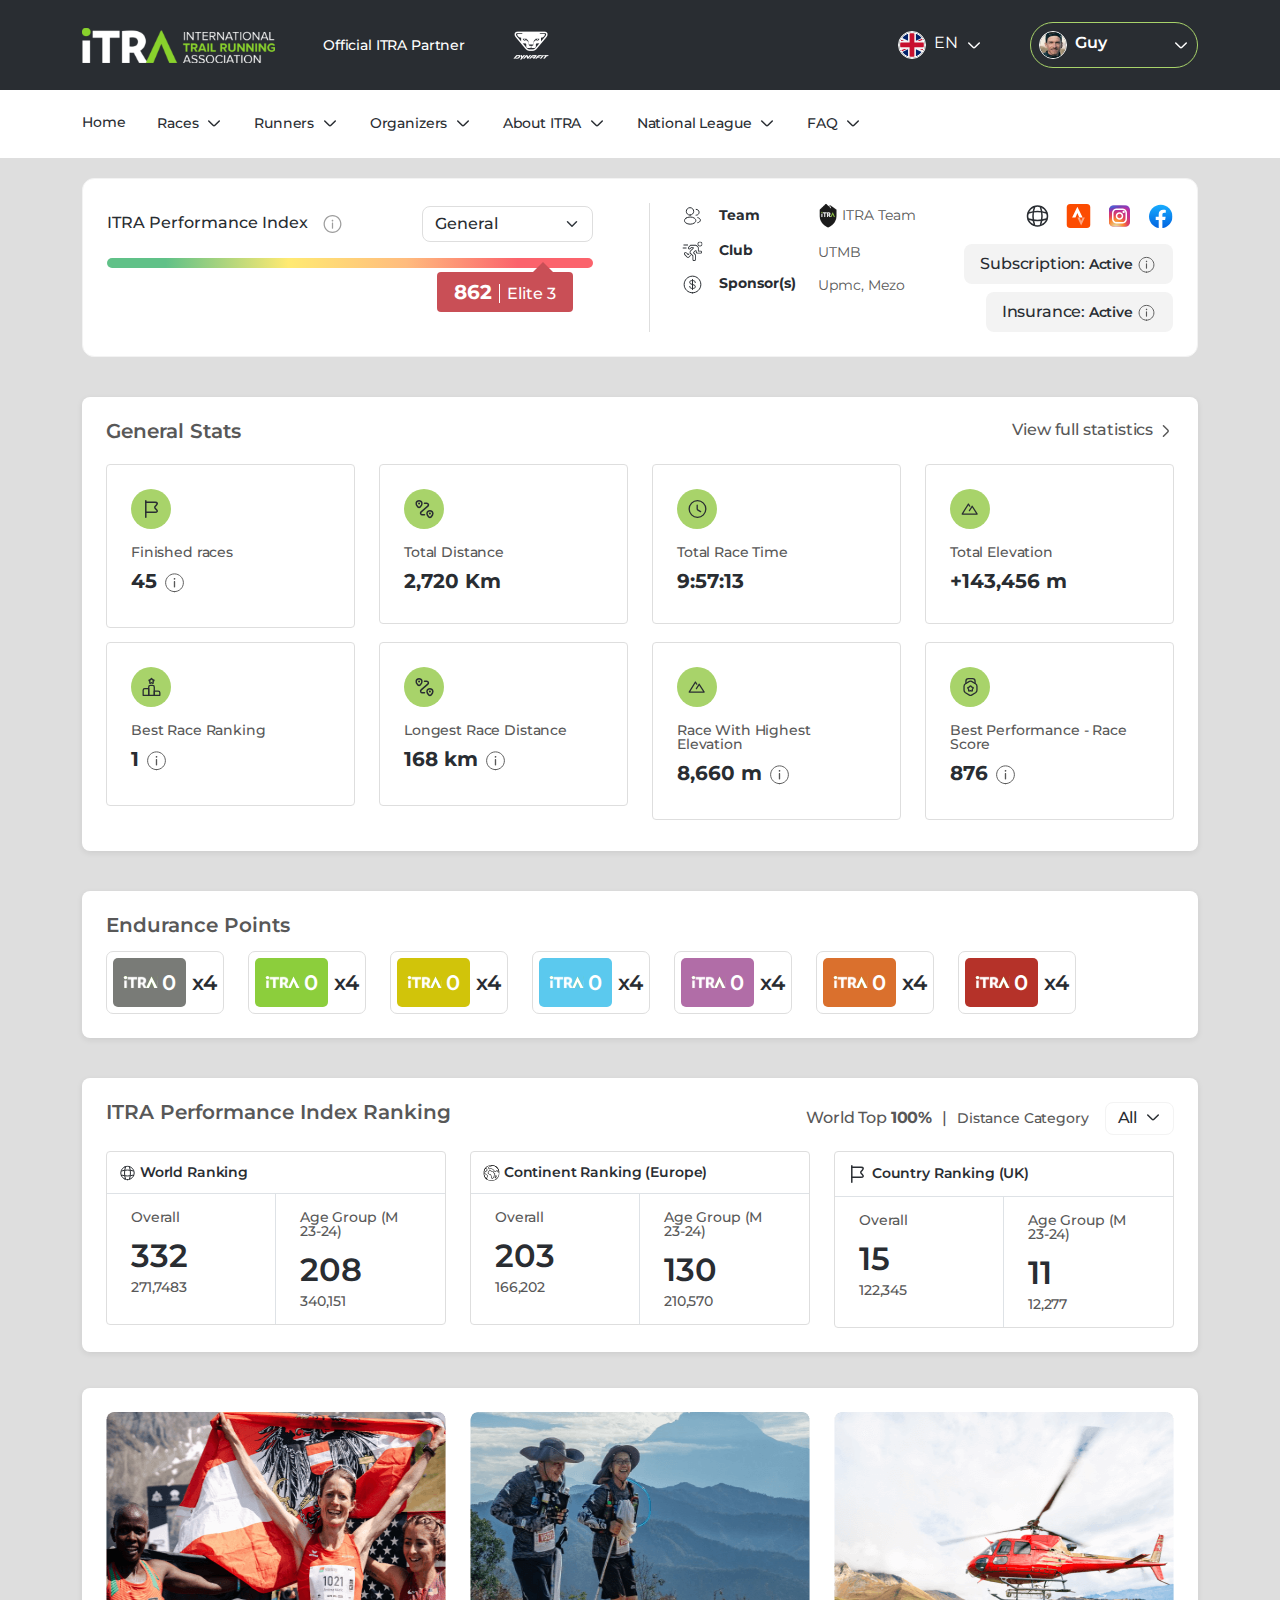
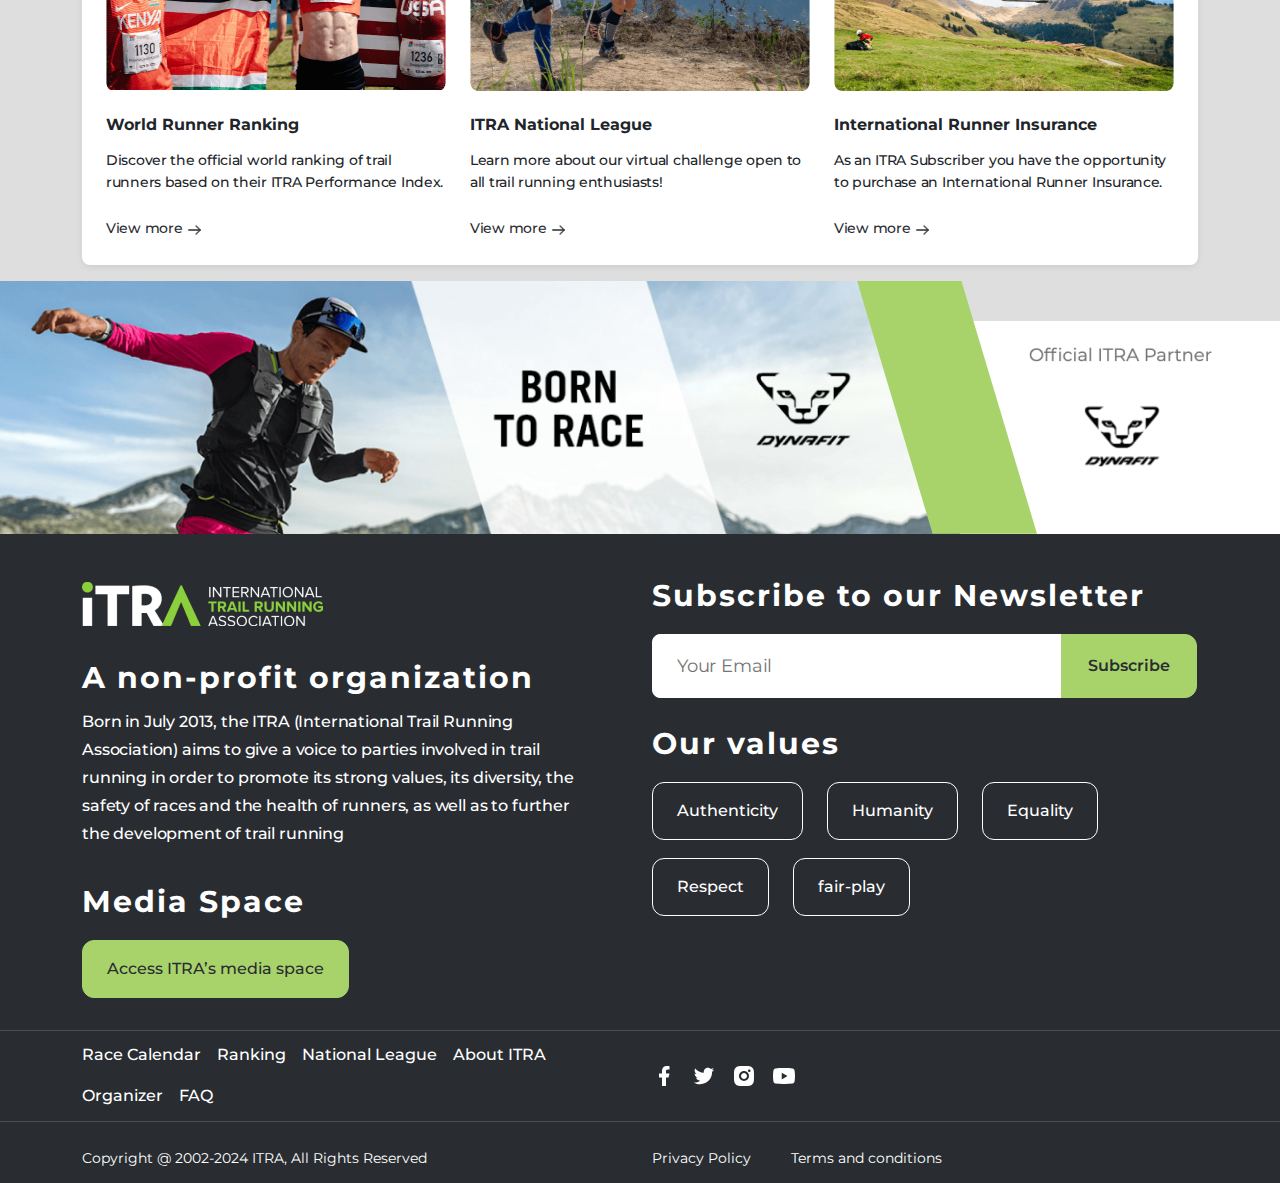
<file: index.html>
<!DOCTYPE html>
<html lang="en">

<head>
  <meta charset="utf-8">
  <meta name="viewport" content="width=device-width, initial-scale=1">
  <title>ITRA</title>
  <link href="assets/css/bootstrap.css" rel="stylesheet">
  <link href="assets/css/font-awesome.min.css" rel="stylesheet">
  <link href="assets/css/style.css" rel="stylesheet">
</head>

<body>
  <header class="header d-flex flex-column">
    <div class="top_header" id="top_header">
      <div class="container">
        <div class="row">
          <div class="col-md-12 d-flex  align-items-center">
            <div class="logo d-lg-block d-none">
              <img src="assets/images/logo.svg" alt="logo">
            </div>
            <div class="itra_partner ms-lg-5 ms-0 d-flex align-items-center">
              <p>Official ITRA Partner</p>
              <img src="assets/images/partner_logo.svg" alt="itra_partner" class="ms-lg-5 ms-3 d-lg-block d-none">
              <img src="assets/images/dark_logo.svg" alt="itra_partner" class="ms-lg-5 ms-3 d-lg-none d-block">
            </div>
            <div class="dropdown_language ms-auto">
              <div class="dropdown">
                <a class="dropdown-toggle d-flex text-white" href="#" role="button" data-bs-toggle="dropdown"
                  aria-expanded="false">
                  <div class="circle me-lg-2 me-0"><img src="assets/images/usa_flag.svg" alt="flag"></div>
                  <p class="m-0">EN</p> <img src="assets/images/arrow-down.svg" class="ms-2 d-lg-block d-none" /> <img
                    src="assets/images/arrow-down_black.svg" alt="itra_partner" class="ms-lg-5 ms-2 d-lg-none d-block">
                </a>

                <ul class="dropdown-menu">
                  <li><a class="dropdown-item" href="#">Action</a></li>
                  <li><a class="dropdown-item" href="#">Another action</a></li>
                  <li><a class="dropdown-item" href="#">Something else here</a></li>
                </ul>
              </div>
            </div>
            <div class="user_dropdown ms-lg-5 ms-4">
              <div class="dropdown">
                <a class="dropdown-toggle btn_outline_primary btn d-flex text-white" href="#" role="button"
                  data-bs-toggle="dropdown" aria-expanded="false">
                  <div class="circle me-2 d-flex justify-content-center align-items-center"><img
                      src="assets/images/user_img.png" alt="flag"></div>
                  <p class="m-0">Guy</p> <img src="assets/images/arrow-down.svg" class="ms-auto d-lg-block d-none" />
                  <img src="assets/images/arrow-down_black.svg" alt="itra_partner" class="ms-auto d-lg-none d-block">
                </a>

                <ul class="dropdown-menu">
                  <li><a class="dropdown-item" href="#">Action</a></li>
                  <li><a class="dropdown-item" href="#">Another action</a></li>
                  <li><a class="dropdown-item" href="#">Something else here</a></li>
                </ul>
              </div>
            </div>
          </div>
        </div>
      </div>
    </div>
    <div class="bottom_header">
      <nav class="navbar navbar-expand-lg bg-white">
        <div class="container">
          <div class="logo d-lg-none d-block">
            <img src="assets/images/logo.svg" alt="logo">
          </div>

          <button class="navbar-toggler ms-auto" type="button" data-bs-toggle="collapse"
            data-bs-target="#navbarSupportedContent" aria-controls="navbarSupportedContent" aria-expanded="false"
            aria-label="Toggle navigation">
            <span class="navbar-toggler-icon"></span>
          </button>
          <div class="collapse navbar-collapse" id="navbarSupportedContent">
            <ul class="navbar-nav me-auto mb-2 mb-lg-0">
              <li class="nav-item"><a class="nav-link active" aria-current="page" href="#">Home</a> </li>
              <li class="nav-item dropdown">
                <a class="nav-link dropdown-toggle" href="#" role="button" data-bs-toggle="dropdown"
                  aria-expanded="false">
                  Races
                </a>
                <ul class="dropdown-menu">
                  <li><a class="dropdown-item" href="#">Action</a></li>
                  <li><a class="dropdown-item" href="#">Another action</a></li>
                  <li>
                    <hr class="dropdown-divider">
                  </li>
                  <li><a class="dropdown-item" href="#">Something else here</a></li>
                </ul>
              </li>

              <li class="nav-item dropdown">
                <a class="nav-link dropdown-toggle" href="#" role="button" data-bs-toggle="dropdown"
                  aria-expanded="false">
                  Runners
                </a>
                <ul class="dropdown-menu">
                  <li><a class="dropdown-item" href="#">Action</a></li>
                  <li><a class="dropdown-item" href="#">Another action</a></li>
                  <li>
                    <hr class="dropdown-divider">
                  </li>
                  <li><a class="dropdown-item" href="#">Something else here</a></li>
                </ul>
              </li>

              <li class="nav-item dropdown">
                <a class="nav-link dropdown-toggle" href="#" role="button" data-bs-toggle="dropdown"
                  aria-expanded="false">
                  Organizers
                </a>
                <ul class="dropdown-menu">
                  <li><a class="dropdown-item" href="#">Action</a></li>
                  <li><a class="dropdown-item" href="#">Another action</a></li>
                  <li>
                    <hr class="dropdown-divider">
                  </li>
                  <li><a class="dropdown-item" href="#">Something else here</a></li>
                </ul>
              </li>

              <li class="nav-item dropdown">
                <a class="nav-link dropdown-toggle" href="#" role="button" data-bs-toggle="dropdown"
                  aria-expanded="false">
                  About ITRA
                </a>
                <ul class="dropdown-menu">
                  <li><a class="dropdown-item" href="#">Action</a></li>
                  <li><a class="dropdown-item" href="#">Another action</a></li>
                  <li>
                    <hr class="dropdown-divider">
                  </li>
                  <li><a class="dropdown-item" href="#">Something else here</a></li>
                </ul>
              </li>

              <li class="nav-item dropdown">
                <a class="nav-link dropdown-toggle" href="#" role="button" data-bs-toggle="dropdown"
                  aria-expanded="false">
                  National League
                </a>
                <ul class="dropdown-menu">
                  <li><a class="dropdown-item" href="#">Action</a></li>
                  <li><a class="dropdown-item" href="#">Another action</a></li>
                  <li>
                    <hr class="dropdown-divider">
                  </li>
                  <li><a class="dropdown-item" href="#">Something else here</a></li>
                </ul>
              </li>


              <li class="nav-item dropdown">
                <a class="nav-link dropdown-toggle" href="#" role="button" data-bs-toggle="dropdown"
                  aria-expanded="false">
                  FAQ
                </a>
                <ul class="dropdown-menu">
                  <li><a class="dropdown-item" href="#">Action</a></li>
                  <li><a class="dropdown-item" href="#">Another action</a></li>
                  <li>
                    <hr class="dropdown-divider">
                  </li>
                  <li><a class="dropdown-item" href="#">Something else here</a></li>
                </ul>
              </li>


            </ul>
          </div>
        </div>
      </nav>
    </div>
  </header>

  <!-- Header End -->
  <section class="mb_20 mt_20">
    <div class="container">
      <div class="performance-index-card d-flex align-items-center">
        <div class="left">
          <div class="title-head d-flex align-items-center">
            <div class="title">ITRA Performance Index <img src="assets/images/icon-info.svg" alt="" /></div>
            <select class="index-select form-select" id="index-select">
              <option value="General">General</option>
              <option value="2">2</option>
              <option value="3">3</option>
            </select>
          </div>
          <div class="performance-progress">
            <div class="progress-bar" role="progressbar" aria-valuemin="0" aria-valuemax="100"></div>
            <div class="progress-popover" style="right: 20px;">
              <div class="popover-inner red"><span class="count">862</span><span class="elite">Elite 3</span></div>
            </div>
          </div>
        </div>
        <div class="right">
          <div class="profile-info">
            <div class="info-block d-flex align-items-center">
              <div class="label"><span class="icon"><img src="assets/images/icon-team.svg" alt="" /></span>Team</div>
              <div class="value"><img src="assets/images/icon-itra.png" alt="" /> ITRA Team</div>
            </div>
            <div class="info-block d-flex align-items-center">
              <div class="label"><span class="icon"><img src="assets/images/icon-club.svg" alt="" /></span>Club</div>
              <div class="value">UTMB</div>
            </div>
            <div class="info-block d-flex align-items-center">
              <div class="label"><span class="icon"><img src="assets/images/icon-sponser.svg" alt="" /></span>Sponsor(s)
              </div>
              <div class="value">Upmc, Mezo</div>
            </div>
          </div>
          <div class="profile-status">
            <div class="social-icon">
              <a href="#"><img src="assets/images/icon-web.svg" alt="" /></a>
              <a href="#"><img src="assets/images/icon-starva.svg" alt="" /></a>
              <a href="#"><img src="assets/images/icon-instagram.svg" alt="" /></a>
              <a href="#"><img src="assets/images/icon-facebook.svg" alt="" /></a>
            </div>
            <div class="status-btn">
              <button class="status subscription-status">
                <span class="label">Subscription: </span>
                <span class="value">Active
                  <img src="assets/images/icon-info-dark.svg" alt="" />
                </span>
              </button>
              <button class="status insurance-status">
                <span class="label">Insurance: </span>
                <span class="value">Active <img src="assets/images/icon-info-dark.svg" alt="" />
                </span>
              </button>
            </div>


          </div>
        </div>
      </div>
    </div>
  </section>
  <!-- performance-index-card M End -->
  <section class="general_stats py_20">
    <div class="container">
      <div class="card-custom ">
        <div class="row">
          <div class="col-md-12">
            <div class="card_header d-flex align-items-center justify-content-center">
              <h4 class="card_headding m-0">General Stats</h4>
              <a href="#" class="link_btn ms-auto m-0">View full statistics <img alt="arrow-right" class="img-fluid"
                  src="assets/images/arrow-right.svg">
              </a>
            </div>
          </div>
        </div>
        <div class="row mt_16">
          <div class="col-lg-3 col-md-4 col-6">
            <div class="general_stats_cards">
              <div class="general_circle">
                <img src="assets/images/flag.svg">
              </div>
              <h5 class="mt_16">Finished races</h5>
              <h4 class="mt_12">45 <img src="assets/images/info-svgrepo-com 1.svg">
              </h4>
            </div>
          </div>
          <div class="col-lg-3 col-md-4 col-6">
            <div class="general_stats_cards">
              <div class="general_circle">
                <img src="assets/images/routing.svg">
              </div>
              <h5 class="mt_16">Total Distance</h5>
              <h4 class="mt_12">2,720 Km </h4>
            </div>
          </div>
          <div class="col-lg-3 col-md-4 col-6">
            <div class="general_stats_cards">
              <div class="general_circle">
                <img src="assets/images/clock.svg">
              </div>
              <h5 class="mt_16">Total Race Time</h5>
              <h4 class="mt_12">9:57:13</h4>
            </div>
          </div>
          <div class="col-lg-3 col-md-4 col-6">
            <div class="general_stats_cards">
              <div class="general_circle">
                <img src="assets/images/elevation.svg">
              </div>
              <h5 class="mt_16">Total Elevation</h5>
              <h4 class="mt_12">+143,456 m </h4>
            </div>
          </div>
          <div class="col-lg-3 col-md-4 col-6">
            <div class="general_stats_cards">
              <div class="general_circle">
                <img src="assets/images/ranking.svg">
              </div>
              <h5 class="mt_16">Best Race Ranking</h5>
              <h4 class="mt_12">1 <img src="assets/images/info-svgrepo-com 1.svg">
              </h4>
            </div>
          </div>
          <div class="col-lg-3 col-md-4 col-6">
            <div class="general_stats_cards">
              <div class="general_circle">
                <img src="assets/images/routing.svg">
              </div>
              <h5 class="mt_16">Longest Race Distance</h5>
              <h4 class="mt_12">168 km <img src="assets/images/info-svgrepo-com 1.svg">
              </h4>
            </div>
          </div>
          <div class="col-lg-3 col-md-4 col-6">
            <div class="general_stats_cards">
              <div class="general_circle">
                <img src="assets/images/elevation.svg">
              </div>
              <h5 class="mt_16">Race With Highest Elevation</h5>
              <h4 class="mt_12">8,660 m <img src="assets/images/info-svgrepo-com 1.svg">
              </h4>
            </div>
          </div>
          <div class="col-lg-3 col-md-4 col-6">
            <div class="general_stats_cards">
              <div class="general_circle">
                <img src="assets/images/award_1.svg">
              </div>
              <h5 class="mt_16">Best Performance - Race Score</h5>
              <h4 class="mt_12">876 <img src="assets/images/info-svgrepo-com 1.svg">
              </h4>
            </div>
          </div>
        </div>
      </div>
    </div>
  </section>
  <!-- general_stats H End -->
  <section class="endurance_points py_20">
    <div class="container">
      <div class="card-custom">
        <div class="row">
          <div class="col-md-12">
            <div class="card_header d-flex">
              <h4 class="card_headding m-0">Endurance Points</h4>
            </div>
          </div>
        </div>
        <div class="row mt_16 flex-wrap">
          <div class="col">
            <div class="endurance_points_card px_6 py_6 d-flex justify-content-center align-items-center">
              <div class="custom_badges d-flex justify-content-center align-items-center gray_bg mr_6">
                <img src="assets/images/itra_logo_white.svg">
                <p class="mb-0 ml_4">0</p>
              </div>
              <h4 class="m-0">x4</h4>
            </div>
          </div>
          <div class="col">
            <div class="endurance_points_card px_6 py_6 d-flex justify-content-center align-items-center">
              <div class="custom_badges d-flex justify-content-center align-items-center l_gray_bg mr_6">
                <img src="assets/images/itra_logo_white.svg">
                <p class="mb-0 ml_4">0</p>
              </div>
              <h4 class="m-0">x4</h4>
            </div>
          </div>
          <div class="col">
            <div class="endurance_points_card px_6 py_6 d-flex justify-content-center align-items-center">
              <div class="custom_badges d-flex justify-content-center align-items-center yellow_bg mr_6">
                <img src="assets/images/itra_logo_white.svg">
                <p class="mb-0 ml_4">0</p>
              </div>
              <h4 class="m-0">x4</h4>
            </div>
          </div>
          <div class="col">
            <div class="endurance_points_card px_6 py_6 d-flex justify-content-center align-items-center">
              <div class="custom_badges d-flex justify-content-center align-items-center l_blue_bg mr_6">
                <img src="assets/images/itra_logo_white.svg">
                <p class="mb-0 ml_4">0</p>
              </div>
              <h4 class="m-0">x4</h4>
            </div>
          </div>
          <div class="col">
            <div class="endurance_points_card px_6 py_6 d-flex justify-content-center align-items-center">
              <div class="custom_badges d-flex justify-content-center align-items-center purple_bg mr_6">
                <img src="assets/images/itra_logo_white.svg">
                <p class="mb-0 ml_4">0</p>
              </div>
              <h4 class="m-0">x4</h4>
            </div>
          </div>
          <div class="col">
            <div class="endurance_points_card px_6 py_6 d-flex justify-content-center align-items-center">
              <div class="custom_badges d-flex justify-content-center align-items-center orrange_bg mr_6">
                <img src="assets/images/itra_logo_white.svg">
                <p class="mb-0 ml_4">0</p>
              </div>
              <h4 class="m-0">x4</h4>
            </div>
          </div>
          <div class="col">
            <div class="endurance_points_card px_6 py_6 d-flex justify-content-center align-items-center">
              <div class="custom_badges d-flex justify-content-center align-items-center red_bg mr_6">
                <img src="assets/images/itra_logo_white.svg">
                <p class="mb-0 ml_4">0</p>
              </div>
              <h4 class="m-0">x4</h4>
            </div>
          </div>
        </div>
      </div>
    </div>
  </section>
  <!-- endurance_points -->
  <section class="performance_index py_20">
    <div class="container">
      <div class="card-custom ">
        <div class="row">
          <div class="col-md-12">
            <div class="card_header d-flex">
              <h4 class="card_headding m-0">ITRA Performance Index Ranking</h4>
              <div class="ms-auto d-flex justify-content-center align-items-center">
                <p class="m-0 link_btn">World Top <b>100%</b></p>
                <p class="mb-0 mx_10 link_btn">|</p>
                <p class="m-0 link_btn small_fonts">Distance Category</p>
                <div class="dropdown ms-3">
                  <button class="btn btn-outline-secondary dropdown-toggle" type="button" data-bs-toggle="dropdown"
                    aria-expanded="false">
                    All
                  </button>
                  <ul class="dropdown-menu">
                    <li><a class="dropdown-item" href="#">Action</a></li>
                    <li><a class="dropdown-item" href="#">Another action</a></li>
                    <li><a class="dropdown-item" href="#">Something else here</a></li>
                  </ul>
                </div>
              </div>
            </div>
          </div>
        </div>
        <div class="row mt_16">
          <div class="col-md-4">
            <div class="outline_card">
              <div class="headding py_12 px_12 border-bottom">
                <h4><img src="assets/images/global.svg"> World Ranking</h4>
              </div>
              <div class="custom_body  d-flex">
                <div class="col-6 border-end py_16 px_24">
                  <p>Overall</p>
                  <h5 class="mt_16 mb_8">332</h5>
                  <p>271,7483</p>
                </div>
                <div class="col-6 py_16 px_24">
                  <p>Age Group (M 23-24)</p>
                  <h5 class="mt_16 mb_8">208</h5>
                  <p>340,151</p>
                </div>

              </div>
            </div>
          </div>
          <div class="col-md-4">
            <div class="outline_card">
              <div class="headding py_12 px_12 border-bottom">
                <h4><img src="assets/images/ranking_globe.svg"> Continent Ranking (Europe)</h4>
              </div>
              <div class="custom_body  d-flex">
                <div class="col-6 border-end py_16 px_24">
                  <p>Overall</p>
                  <h5 class="mt_16 mb_8">203</h5>
                  <p>166,202</p>
                </div>
                <div class="col-6 py_16 px_24">
                  <p>Age Group (M 23-24)</p>
                  <h5 class="mt_16 mb_8">130</h5>
                  <p>210,570</p>
                </div>

              </div>
            </div>
          </div>
          <div class="col-md-4">
            <div class="outline_card">
              <div class="headding py_12 px_12 border-bottom">
                <h4><img src="assets/images/flag.svg"> Country Ranking (UK)</h4>
              </div>
              <div class="custom_body  d-flex">
                <div class="col-6 border-end py_16 px_24">
                  <p>Overall</p>
                  <h5 class="mt_16 mb_8">15</h5>
                  <p>122,345</p>
                </div>
                <div class="col-6 py_16 px_24">
                  <p>Age Group (M 23-24)</p>
                  <h5 class="mt_16 mb_8">11</h5>
                  <p>12,277</p>
                </div>

              </div>
            </div>
          </div>
        </div>
      </div>
    </div>
  </section>
  <!-- performance_index H End -->

  <section class="three-column-section">
    <div class="container">
      <div class="card-custom">
        <div class="row">
          <div class="col-lg-4 col-md-4">
            <div class="card border-0 ">
              <img class="card-img-top img-fluid" src="assets/images/wrr-img.png" alt="Card-image-1">
              <div class="card-body">
                <h4 class="card-title fs-16 text-700">World Runner Ranking</h4>
                <p class="card-text fs-14 text-500 text-start">Discover the official world ranking of
                  trail runners based on their ITRA Performance Index.</p>
                <a href="#" class="btn link-column-btn fs-14 text-500 p-0 text-start">View more <img class="img-fluid"
                    src="assets/images/arrow-right-line.svg"></a>
              </div>
            </div>
          </div>
          <div class="col-lg-4 col-md-4">
            <div class="card border-0 ">
              <img class="card-img-top img-fluid" src="assets/images/inl-img.png" alt="Card-image-1">
              <div class="card-body">
                <h4 class="card-title fs-16 text-700">ITRA National League</h4>
                <p class="card-text fs-14 text-500 text-start">Learn more about our virtual challenge
                  open to all trail running enthusiasts!</p>
                <a href="#" class="btn link-column-btn fs-14 text-500 p-0 text-start">View more <img class="img-fluid"
                    src="assets/images/arrow-right-line.svg"></a>
              </div>
            </div>
          </div>
          <div class="col-lg-4 col-md-4">
            <div class="card border-0 ">
              <img class="card-img-top img-fluid" src="assets/images/iri-img.png" alt="Card-image-1">
              <div class="card-body">
                <h4 class="card-title fs-16 text-700">International Runner Insurance</h4>
                <p class="card-text fs-14 text-500 text-start">As an ITRA Subscriber you have the
                  opportunity to purchase an International Runner Insurance.</p>
                <a href="#" class="btn link-column-btn fs-14 text-500 p-0 text-start">View more <img class="img-fluid"
                    src="assets/images/arrow-right-line.svg"></a>
              </div>
            </div>
          </div>
        </div>
      </div>

    </div>
  </section>
  <!-- three-column-setion End  -->

  <section class="footer-banner">
    <div class="container-fluid">
      <div class="row align-items-center">
        <div class="col-lg-9 col-md-9 p-0">
          <div class="footer-banner-shape d-none d-md-block">
            <img src="assets/images/footer-banner-left-image.png" alt="footer-left" class="img-fluid w-100">
          </div>
          <img src="assets/images/footer-banner-left-image-mobile.png" alt="footer-left-Mob"
            class="img-fluid w-100 d-block d-md-none">
        </div>
        <div class="col-lg-3 col-md-3 p-0">
          <img src="assets/images/footer-banner-right-image.png" alt="footer-right"
            class="img-fluid m-auto d-md-block d-none right-img-footer-banner">
          <img src="assets/images/footer-banner-bottom.png" alt="footer-right-Mob"
            class="img-fluid w-100 d-block d-md-none">
        </div>
      </div>
    </div>
  </section>
  <!-- Footer Banner End -->
  <footer class="footer-main">
    <div class="container">
      <div class="row">
        <div class="col-lg-6 col-md-6">
          <div class="left-side">
            <img src="assets/images/logo.png" alt="footer Logo" class="img-fluid footer-logo mb_38">
            <h5 class="heading_5 text-white mb_16 text-700">A non-profit organization</h5>
            <p class="sub-text text-white mb-0 text-500">Born in July 2013, the ITRA (International Trail Running
              Association) aims
              to give a voice to parties involved in trail running in order to promote its strong values,
              its diversity, the safety of races and the health of runners, as well as to further the
              development of trail running </p>
            <h5 class="heading_5 text-white mt_40 mb_24 text-700">Media Space</h5>
            <a href="#" class="btn primary-btn text-500">Access ITRA’s media space</a>
          </div>
        </div>
        <div class="col-lg-6 col-md-6">
          <div class="righ-side">
            <h5 class="heading_5 text-white mb_24 text-700">Subscribe to our Newsletter</h5>
            <form action="#" class="mb_32">
              <div class="input-group">
                <input class="text-400" name="email" id="email" type="email" placeholder="Your Email" required>
                <button class="btn primary-btn text-600" type="submit">Subscribe</button>
              </div>
            </form>
            <div class="our-value-column">
              <h5 class="heading_5 text-white mb_24 text-700">Our values</h5>
              <div class="d-flex value-btn flex-wrap">
                <a href="#" class="btn second-btn text-500">Authenticity</a>
                <a href="#" class="btn second-btn text-500">Humanity</a>
                <a href="#" class="btn second-btn text-500">Equality</a>
                <a href="#" class="btn second-btn text-500">Respect</a>
                <a href="#" class="btn second-btn text-500">fair-play</a>
              </div>
            </div>
          </div>
        </div>
      </div>

    </div>
    <!-- top part End -->
    <div class="quick-link-main">
      <div class="container">
        <div class="row align-items-center">
          <div class="col-lg-6 col-md-6">
            <ul class="d-flex quick-menu list-unstyled flex-wrap ">
              <li>
                <a href="#" class="text-white text-500">Race Calendar</a>
              </li>
              <li>
                <a href="#" class="text-white text-500">Ranking</a>
              </li>
              <li>
                <a href="#" class="text-white text-500">National League</a>
              </li>
              <li>
                <a href="#" class="text-white text-500">About ITRA</a>
              </li>
              <li>
                <a href="#" class="text-white text-500">Organizer</a>
              </li>
              <li>
                <a href="#" class="text-white text-500">FAQ</a>
              </li>
            </ul>
          </div>
          <div class="col-lg-6 col-md-6">
            <div class="social-media-icon">
              <ul class="d-flex mb-0 list-unstyled">
                <li>
                  <a href="#" class="text-white"><img src="assets/images/facebook.svg" alt="facebook"
                      class="img-fluid"></a>
                </li>
                <li>
                  <a href="#" class="text-white"><img src="assets/images/twitter.svg" alt="twitter"
                      class="img-fluid"></a>
                </li>
                <li>
                  <a href="#" class="text-white"><img src="assets/images/instagram.svg" alt="instagram"
                      class="img-fluid"></a>
                </li>
                <li>
                  <a href="#" class="text-white"><img src="assets/images/youtube.svg" alt="youtube"
                      class="img-fluid"></a>
                </li>

              </ul>
            </div>
          </div>
        </div>
      </div>
    </div>
    <!-- medial part End -->
    <div class="copywrite-section mt_24">
      <div class="container">
        <div class="row align-items-center">
          <div class="col-lg-6 col-md-6">
            <div class="copywrite">
              <p class="text-white text-400">Copyright @ 2002-2024 ITRA, All Rights Reserved</p>
            </div>

          </div>
          <div class="col-lg-6 col-md-6">

            <ul class="d-flex mb-0 list-unstyled justify-content-center justify-content-md-start">
              <li>
                <a href="#" class="text-white text-400">Privacy Policy</a>
              </li>
              <li>
                <a href="#" class="text-white text-400">Terms and conditions</a>
              </li>
            </ul>
          </div>
        </div>
      </div>
    </div>
  </footer>







  <script src="assets/js/popper.min.js"></script>
  <script src="assets/js/bootstrap.min.js"></script>
  <script src="assets/js/main.js"></script>
</body>

</html>
</file>
<file: assets/css/style.css>
@import url("https://fonts.googleapis.com/css2?family=Montserrat:ital,wght@0,100..900;1,100..900&display=swap");
/* Action Color */
.mt_2,
.my_2 {
  margin-top: 2px;
}

.mb_2,
.my_2 {
  margin-bottom: 2px;
}

.ml_2,
.mx_2 {
  margin-left: 2px;
}

.mr_2,
.mx_2 {
  margin-right: 2px;
}

.mt_4,
.my_4 {
  margin-top: 4px;
}

.mb_4,
.my_4 {
  margin-bottom: 4px;
}

.ml_4,
.mx_4 {
  margin-left: 4px;
}

.mr_4,
.mx_4 {
  margin-right: 4px;
}

.mt_6,
.my_6 {
  margin-top: 6px;
}

.mb_6,
.my_6 {
  margin-bottom: 6px;
}

.ml_6,
.mx_6 {
  margin-left: 6px;
}

.mr_6,
.mx_6 {
  margin-right: 6px;
}

.mt_8,
.my_8 {
  margin-top: 8px;
}

.mb_8,
.my_8 {
  margin-bottom: 8px;
}

.ml_8,
.mx_8 {
  margin-left: 8px;
}

.mr_8,
.mx_8 {
  margin-right: 8px;
}

.mt_10,
.my_10 {
  margin-top: 10px;
}

.mb_10,
.my_10 {
  margin-bottom: 10px;
}

.ml_10,
.mx_10 {
  margin-left: 10px;
}

.mr_10,
.mx_10 {
  margin-right: 10px;
}

.mt_12,
.my_12 {
  margin-top: 12px;
}

.mb_12,
.my_12 {
  margin-bottom: 12px;
}

.ml_12,
.mx_12 {
  margin-left: 12px;
}

.mr_12,
.mx_12 {
  margin-right: 12px;
}

.mt_14,
.my_14 {
  margin-top: 14px;
}

.mb_14,
.my_14 {
  margin-bottom: 14px;
}

.ml_14,
.mx_14 {
  margin-left: 14px;
}

.mr_14,
.mx_14 {
  margin-right: 14px;
}

.mt_16,
.my_16 {
  margin-top: 16px;
}

.mb_16,
.my_16 {
  margin-bottom: 16px;
}

.ml_16,
.mx_16 {
  margin-left: 16px;
}

.mr_16,
.mx_16 {
  margin-right: 16px;
}

.mt_18,
.my_18 {
  margin-top: 18px;
}

.mb_18,
.my_18 {
  margin-bottom: 18px;
}

.ml_18,
.mx_18 {
  margin-left: 18px;
}

.mr_18,
.mx_18 {
  margin-right: 18px;
}

.mt_20,
.my_20 {
  margin-top: 20px;
}

.mb_20,
.my_20 {
  margin-bottom: 20px;
}

.ml_20,
.mx_20 {
  margin-left: 20px;
}

.mr_20,
.mx_20 {
  margin-right: 20px;
}

.mt_22,
.my_22 {
  margin-top: 22px;
}

.mb_22,
.my_22 {
  margin-bottom: 22px;
}

.ml_22,
.mx_22 {
  margin-left: 22px;
}

.mr_22,
.mx_22 {
  margin-right: 22px;
}

.mt_24,
.my_24 {
  margin-top: 24px;
}

.mb_24,
.my_24 {
  margin-bottom: 24px;
}

.ml_24,
.mx_24 {
  margin-left: 24px;
}

.mr_24,
.mx_24 {
  margin-right: 24px;
}

.mt_26,
.my_26 {
  margin-top: 26px;
}

.mb_26,
.my_26 {
  margin-bottom: 26px;
}

.ml_26,
.mx_26 {
  margin-left: 26px;
}

.mr_26,
.mx_26 {
  margin-right: 26px;
}

.mt_28,
.my_28 {
  margin-top: 28px;
}

.mb_28,
.my_28 {
  margin-bottom: 28px;
}

.ml_28,
.mx_28 {
  margin-left: 28px;
}

.mr_28,
.mx_28 {
  margin-right: 28px;
}

.mt_30,
.my_30 {
  margin-top: 30px;
}

.mb_30,
.my_30 {
  margin-bottom: 30px;
}

.ml_30,
.mx_30 {
  margin-left: 30px;
}

.mr_30,
.mx_30 {
  margin-right: 30px;
}

.mt_32,
.my_32 {
  margin-top: 32px;
}

.mb_32,
.my_32 {
  margin-bottom: 32px;
}

.ml_32,
.mx_32 {
  margin-left: 32px;
}

.mr_32,
.mx_32 {
  margin-right: 32px;
}

.mt_34,
.my_34 {
  margin-top: 34px;
}

.mb_34,
.my_34 {
  margin-bottom: 34px;
}

.ml_34,
.mx_34 {
  margin-left: 34px;
}

.mr_34,
.mx_34 {
  margin-right: 34px;
}

.mt_36,
.my_36 {
  margin-top: 36px;
}

.mb_36,
.my_36 {
  margin-bottom: 36px;
}

.ml_36,
.mx_36 {
  margin-left: 36px;
}

.mr_36,
.mx_36 {
  margin-right: 36px;
}

.mt_38,
.my_38 {
  margin-top: 38px;
}

.mb_38,
.my_38 {
  margin-bottom: 38px;
}

.ml_38,
.mx_38 {
  margin-left: 38px;
}

.mr_38,
.mx_38 {
  margin-right: 38px;
}

.mt_40,
.my_40 {
  margin-top: 40px;
}

.mb_40,
.my_40 {
  margin-bottom: 40px;
}

.ml_40,
.mx_40 {
  margin-left: 40px;
}

.mr_40,
.mx_40 {
  margin-right: 40px;
}

.mt_42,
.my_42 {
  margin-top: 42px;
}

.mb_42,
.my_42 {
  margin-bottom: 42px;
}

.ml_42,
.mx_42 {
  margin-left: 42px;
}

.mr_42,
.mx_42 {
  margin-right: 42px;
}

.mt_44,
.my_44 {
  margin-top: 44px;
}

.mb_44,
.my_44 {
  margin-bottom: 44px;
}

.ml_44,
.mx_44 {
  margin-left: 44px;
}

.mr_44,
.mx_44 {
  margin-right: 44px;
}

.mt_46,
.my_46 {
  margin-top: 46px;
}

.mb_46,
.my_46 {
  margin-bottom: 46px;
}

.ml_46,
.mx_46 {
  margin-left: 46px;
}

.mr_46,
.mx_46 {
  margin-right: 46px;
}

.mt_48,
.my_48 {
  margin-top: 48px;
}

.mb_48,
.my_48 {
  margin-bottom: 48px;
}

.ml_48,
.mx_48 {
  margin-left: 48px;
}

.mr_48,
.mx_48 {
  margin-right: 48px;
}

.mt_50,
.my_50 {
  margin-top: 50px;
}

.mb_50,
.my_50 {
  margin-bottom: 50px;
}

.ml_50,
.mx_50 {
  margin-left: 50px;
}

.mr_50,
.mx_50 {
  margin-right: 50px;
}

.mt_52,
.my_52 {
  margin-top: 52px;
}

.mb_52,
.my_52 {
  margin-bottom: 52px;
}

.ml_52,
.mx_52 {
  margin-left: 52px;
}

.mr_52,
.mx_52 {
  margin-right: 52px;
}

.mt_54,
.my_54 {
  margin-top: 54px;
}

.mb_54,
.my_54 {
  margin-bottom: 54px;
}

.ml_54,
.mx_54 {
  margin-left: 54px;
}

.mr_54,
.mx_54 {
  margin-right: 54px;
}

.mt_56,
.my_56 {
  margin-top: 56px;
}

.mb_56,
.my_56 {
  margin-bottom: 56px;
}

.ml_56,
.mx_56 {
  margin-left: 56px;
}

.mr_56,
.mx_56 {
  margin-right: 56px;
}

.mt_58,
.my_58 {
  margin-top: 58px;
}

.mb_58,
.my_58 {
  margin-bottom: 58px;
}

.ml_58,
.mx_58 {
  margin-left: 58px;
}

.mr_58,
.mx_58 {
  margin-right: 58px;
}

.mt_60,
.my_60 {
  margin-top: 60px;
}

.mb_60,
.my_60 {
  margin-bottom: 60px;
}

.ml_60,
.mx_60 {
  margin-left: 60px;
}

.mr_60,
.mx_60 {
  margin-right: 60px;
}

.mt_62,
.my_62 {
  margin-top: 62px;
}

.mb_62,
.my_62 {
  margin-bottom: 62px;
}

.ml_62,
.mx_62 {
  margin-left: 62px;
}

.mr_62,
.mx_62 {
  margin-right: 62px;
}

.mt_64,
.my_64 {
  margin-top: 64px;
}

.mb_64,
.my_64 {
  margin-bottom: 64px;
}

.ml_64,
.mx_64 {
  margin-left: 64px;
}

.mr_64,
.mx_64 {
  margin-right: 64px;
}

.mt_66,
.my_66 {
  margin-top: 66px;
}

.mb_66,
.my_66 {
  margin-bottom: 66px;
}

.ml_66,
.mx_66 {
  margin-left: 66px;
}

.mr_66,
.mx_66 {
  margin-right: 66px;
}

.mt_68,
.my_68 {
  margin-top: 68px;
}

.mb_68,
.my_68 {
  margin-bottom: 68px;
}

.ml_68,
.mx_68 {
  margin-left: 68px;
}

.mr_68,
.mx_68 {
  margin-right: 68px;
}

.mt_70,
.my_70 {
  margin-top: 70px;
}

.mb_70,
.my_70 {
  margin-bottom: 70px;
}

.ml_70,
.mx_70 {
  margin-left: 70px;
}

.mr_70,
.mx_70 {
  margin-right: 70px;
}

.mt_72,
.my_72 {
  margin-top: 72px;
}

.mb_72,
.my_72 {
  margin-bottom: 72px;
}

.ml_72,
.mx_72 {
  margin-left: 72px;
}

.mr_72,
.mx_72 {
  margin-right: 72px;
}

.mt_74,
.my_74 {
  margin-top: 74px;
}

.mb_74,
.my_74 {
  margin-bottom: 74px;
}

.ml_74,
.mx_74 {
  margin-left: 74px;
}

.mr_74,
.mx_74 {
  margin-right: 74px;
}

.mt_76,
.my_76 {
  margin-top: 76px;
}

.mb_76,
.my_76 {
  margin-bottom: 76px;
}

.ml_76,
.mx_76 {
  margin-left: 76px;
}

.mr_76,
.mx_76 {
  margin-right: 76px;
}

.mt_78,
.my_78 {
  margin-top: 78px;
}

.mb_78,
.my_78 {
  margin-bottom: 78px;
}

.ml_78,
.mx_78 {
  margin-left: 78px;
}

.mr_78,
.mx_78 {
  margin-right: 78px;
}

.mt_80,
.my_80 {
  margin-top: 80px;
}

.mb_80,
.my_80 {
  margin-bottom: 80px;
}

.ml_80,
.mx_80 {
  margin-left: 80px;
}

.mr_80,
.mx_80 {
  margin-right: 80px;
}

.mt_82,
.my_82 {
  margin-top: 82px;
}

.mb_82,
.my_82 {
  margin-bottom: 82px;
}

.ml_82,
.mx_82 {
  margin-left: 82px;
}

.mr_82,
.mx_82 {
  margin-right: 82px;
}

.mt_84,
.my_84 {
  margin-top: 84px;
}

.mb_84,
.my_84 {
  margin-bottom: 84px;
}

.ml_84,
.mx_84 {
  margin-left: 84px;
}

.mr_84,
.mx_84 {
  margin-right: 84px;
}

.mt_86,
.my_86 {
  margin-top: 86px;
}

.mb_86,
.my_86 {
  margin-bottom: 86px;
}

.ml_86,
.mx_86 {
  margin-left: 86px;
}

.mr_86,
.mx_86 {
  margin-right: 86px;
}

.mt_88,
.my_88 {
  margin-top: 88px;
}

.mb_88,
.my_88 {
  margin-bottom: 88px;
}

.ml_88,
.mx_88 {
  margin-left: 88px;
}

.mr_88,
.mx_88 {
  margin-right: 88px;
}

.mt_90,
.my_90 {
  margin-top: 90px;
}

.mb_90,
.my_90 {
  margin-bottom: 90px;
}

.ml_90,
.mx_90 {
  margin-left: 90px;
}

.mr_90,
.mx_90 {
  margin-right: 90px;
}

.mt_92,
.my_92 {
  margin-top: 92px;
}

.mb_92,
.my_92 {
  margin-bottom: 92px;
}

.ml_92,
.mx_92 {
  margin-left: 92px;
}

.mr_92,
.mx_92 {
  margin-right: 92px;
}

.mt_94,
.my_94 {
  margin-top: 94px;
}

.mb_94,
.my_94 {
  margin-bottom: 94px;
}

.ml_94,
.mx_94 {
  margin-left: 94px;
}

.mr_94,
.mx_94 {
  margin-right: 94px;
}

.mt_96,
.my_96 {
  margin-top: 96px;
}

.mb_96,
.my_96 {
  margin-bottom: 96px;
}

.ml_96,
.mx_96 {
  margin-left: 96px;
}

.mr_96,
.mx_96 {
  margin-right: 96px;
}

.mt_98,
.my_98 {
  margin-top: 98px;
}

.mb_98,
.my_98 {
  margin-bottom: 98px;
}

.ml_98,
.mx_98 {
  margin-left: 98px;
}

.mr_98,
.mx_98 {
  margin-right: 98px;
}

.mt_100,
.my_100 {
  margin-top: 100px;
}

.mb_100,
.my_100 {
  margin-bottom: 100px;
}

.ml_100,
.mx_100 {
  margin-left: 100px;
}

.mr_100,
.mx_100 {
  margin-right: 100px;
}

.mt_102,
.my_102 {
  margin-top: 102px;
}

.mb_102,
.my_102 {
  margin-bottom: 102px;
}

.ml_102,
.mx_102 {
  margin-left: 102px;
}

.mr_102,
.mx_102 {
  margin-right: 102px;
}

.mt_104,
.my_104 {
  margin-top: 104px;
}

.mb_104,
.my_104 {
  margin-bottom: 104px;
}

.ml_104,
.mx_104 {
  margin-left: 104px;
}

.mr_104,
.mx_104 {
  margin-right: 104px;
}

.mt_106,
.my_106 {
  margin-top: 106px;
}

.mb_106,
.my_106 {
  margin-bottom: 106px;
}

.ml_106,
.mx_106 {
  margin-left: 106px;
}

.mr_106,
.mx_106 {
  margin-right: 106px;
}

.mt_108,
.my_108 {
  margin-top: 108px;
}

.mb_108,
.my_108 {
  margin-bottom: 108px;
}

.ml_108,
.mx_108 {
  margin-left: 108px;
}

.mr_108,
.mx_108 {
  margin-right: 108px;
}

.mt_110,
.my_110 {
  margin-top: 110px;
}

.mb_110,
.my_110 {
  margin-bottom: 110px;
}

.ml_110,
.mx_110 {
  margin-left: 110px;
}

.mr_110,
.mx_110 {
  margin-right: 110px;
}

.mt_40,
.my_40 {
  margin-top: 40px;
}

.mb_40,
.my_40 {
  margin-bottom: 40px;
}

.ml_40,
.mx_40 {
  margin-left: 40px;
}

.mr_40,
.mx_40 {
  margin-right: 40px;
}

.mt_42,
.my_42 {
  margin-top: 42px;
}

.mb_42,
.my_42 {
  margin-bottom: 42px;
}

.ml_42,
.mx_42 {
  margin-left: 42px;
}

.mr_42,
.mx_42 {
  margin-right: 42px;
}

.pt_2,
.py_2 {
  padding-top: 2px;
}

.pb_2,
.py_2 {
  padding-bottom: 2px;
}

.pl_2,
.px_2 {
  padding-left: 2px;
}

.pr_2,
.px_2 {
  padding-right: 2px;
}

.pt_4,
.py_4 {
  padding-top: 4px;
}

.pb_4,
.py_4 {
  padding-bottom: 4px;
}

.pl_4,
.px_4 {
  padding-left: 4px;
}

.pr_4,
.px_4 {
  padding-right: 4px;
}

.pt_6,
.py_6 {
  padding-top: 6px;
}

.pb_6,
.py_6 {
  padding-bottom: 6px;
}

.pl_6,
.px_6 {
  padding-left: 6px;
}

.pr_6,
.px_6 {
  padding-right: 6px;
}

.pt_8,
.py_8 {
  padding-top: 8px;
}

.pb_8,
.py_8 {
  padding-bottom: 8px;
}

.pl_8,
.px_8 {
  padding-left: 8px;
}

.pr_8,
.px_8 {
  padding-right: 8px;
}

.pt_10,
.py_10 {
  padding-top: 10px;
}

.pb_10,
.py_10 {
  padding-bottom: 10px;
}

.pl_10,
.px_10 {
  padding-left: 10px;
}

.pr_10,
.px_10 {
  padding-right: 10px;
}

.pt_12,
.py_12 {
  padding-top: 12px;
}

.pb_12,
.py_12 {
  padding-bottom: 12px;
}

.pl_12,
.px_12 {
  padding-left: 12px;
}

.pr_12,
.px_12 {
  padding-right: 12px;
}

.pt_14,
.py_14 {
  padding-top: 14px;
}

.pb_14,
.py_14 {
  padding-bottom: 14px;
}

.pl_14,
.px_14 {
  padding-left: 14px;
}

.pr_14,
.px_14 {
  padding-right: 14px;
}

.pt_16,
.py_16 {
  padding-top: 16px;
}

.pb_16,
.py_16 {
  padding-bottom: 16px;
}

.pl_16,
.px_16 {
  padding-left: 16px;
}

.pr_16,
.px_16 {
  padding-right: 16px;
}

.pt_18,
.py_18 {
  padding-top: 18px;
}

.pb_18,
.py_18 {
  padding-bottom: 18px;
}

.pl_18,
.px_18 {
  padding-left: 18px;
}

.pr_18,
.px_18 {
  padding-right: 18px;
}

.pt_20,
.py_20 {
  padding-top: 20px;
}

.pb_20,
.py_20 {
  padding-bottom: 20px;
}

.pl_20,
.px_20 {
  padding-left: 20px;
}

.pr_20,
.px_20 {
  padding-right: 20px;
}

.pt_22,
.py_22 {
  padding-top: 22px;
}

.pb_22,
.py_22 {
  padding-bottom: 22px;
}

.pl_22,
.px_22 {
  padding-left: 22px;
}

.pr_22,
.px_22 {
  padding-right: 22px;
}

.pt_24,
.py_24 {
  padding-top: 24px;
}

.pb_24,
.py_24 {
  padding-bottom: 24px;
}

.pl_24,
.px_24 {
  padding-left: 24px;
}

.pr_24,
.px_24 {
  padding-right: 24px;
}

.pt_26,
.py_26 {
  padding-top: 26px;
}

.pb_26,
.py_26 {
  padding-bottom: 26px;
}

.pl_26,
.px_26 {
  padding-left: 26px;
}

.pr_26,
.px_26 {
  padding-right: 26px;
}

.pt_28,
.py_28 {
  padding-top: 28px;
}

.pb_28,
.py_28 {
  padding-bottom: 28px;
}

.pl_28,
.px_28 {
  padding-left: 28px;
}

.pr_28,
.px_28 {
  padding-right: 28px;
}

.pt_30,
.py_30 {
  padding-top: 30px;
}

.pb_30,
.py_30 {
  padding-bottom: 30px;
}

.pl_30,
.px_30 {
  padding-left: 30px;
}

.pr_30,
.px_30 {
  padding-right: 30px;
}

.pt_32,
.py_32 {
  padding-top: 32px;
}

.pb_32,
.py_32 {
  padding-bottom: 32px;
}

.pl_32,
.px_32 {
  padding-left: 32px;
}

.pr_32,
.px_32 {
  padding-right: 32px;
}

.pt_34,
.py_34 {
  padding-top: 34px;
}

.pb_34,
.py_34 {
  padding-bottom: 34px;
}

.pl_34,
.px_34 {
  padding-left: 34px;
}

.pr_34,
.px_34 {
  padding-right: 34px;
}

.pt_36,
.py_36 {
  padding-top: 36px;
}

.pb_36,
.py_36 {
  padding-bottom: 36px;
}

.pl_36,
.px_36 {
  padding-left: 36px;
}

.pr_36,
.px_36 {
  padding-right: 36px;
}

.pt_38,
.py_38 {
  padding-top: 38px;
}

.pb_38,
.py_38 {
  padding-bottom: 38px;
}

.pl_38,
.px_38 {
  padding-left: 38px;
}

.pr_38,
.px_38 {
  padding-right: 38px;
}

.pt_40,
.py_40 {
  padding-top: 40px;
}

.pb_40,
.py_40 {
  padding-bottom: 40px;
}

.pl_40,
.px_40 {
  padding-left: 40px;
}

.pr_40,
.px_40 {
  padding-right: 40px;
}

.pt_42,
.py_42 {
  padding-top: 42px;
}

.pb_42,
.py_42 {
  padding-bottom: 42px;
}

.pl_42,
.px_42 {
  padding-left: 42px;
}

.pr_42,
.px_42 {
  padding-right: 42px;
}

.pt_44,
.py_44 {
  padding-top: 44px;
}

.pb_44,
.py_44 {
  padding-bottom: 44px;
}

.pl_44,
.px_44 {
  padding-left: 44px;
}

.pr_44,
.px_44 {
  padding-right: 44px;
}

.pt_46,
.py_46 {
  padding-top: 46px;
}

.pb_46,
.py_46 {
  padding-bottom: 46px;
}

.pl_46,
.px_46 {
  padding-left: 46px;
}

.pr_46,
.px_46 {
  padding-right: 46px;
}

.pt_48,
.py_48 {
  padding-top: 48px;
}

.pb_48,
.py_48 {
  padding-bottom: 48px;
}

.pl_48,
.px_48 {
  padding-left: 48px;
}

.pr_48,
.px_48 {
  padding-right: 48px;
}

.pt_50,
.py_50 {
  padding-top: 50px;
}

.pb_50,
.py_50 {
  padding-bottom: 50px;
}

.pl_50,
.px_50 {
  padding-left: 50px;
}

.pr_50,
.px_50 {
  padding-right: 50px;
}

.pt_52,
.py_52 {
  padding-top: 52px;
}

.pb_52,
.py_52 {
  padding-bottom: 52px;
}

.pl_52,
.px_52 {
  padding-left: 52px;
}

.pr_52,
.px_52 {
  padding-right: 52px;
}

.pt_54,
.py_54 {
  padding-top: 54px;
}

.pb_54,
.py_54 {
  padding-bottom: 54px;
}

.pl_54,
.px_54 {
  padding-left: 54px;
}

.pr_54,
.px_54 {
  padding-right: 54px;
}

.pt_56,
.py_56 {
  padding-top: 56px;
}

.pb_56,
.py_56 {
  padding-bottom: 56px;
}

.pl_56,
.px_56 {
  padding-left: 56px;
}

.pr_56,
.px_56 {
  padding-right: 56px;
}

.pt_58,
.py_58 {
  padding-top: 58px;
}

.pb_58,
.py_58 {
  padding-bottom: 58px;
}

.pl_58,
.px_58 {
  padding-left: 58px;
}

.pr_58,
.px_58 {
  padding-right: 58px;
}

.pt_60,
.py_60 {
  padding-top: 60px;
}

.pb_60,
.py_60 {
  padding-bottom: 60px;
}

.pl_60,
.px_60 {
  padding-left: 60px;
}

.pr_60,
.px_60 {
  padding-right: 60px;
}

.pt_62,
.py_62 {
  padding-top: 62px;
}

.pb_62,
.py_62 {
  padding-bottom: 62px;
}

.pl_62,
.px_62 {
  padding-left: 62px;
}

.pr_62,
.px_62 {
  padding-right: 62px;
}

.pt_64,
.py_64 {
  padding-top: 64px;
}

.pb_64,
.py_64 {
  padding-bottom: 64px;
}

.pl_64,
.px_64 {
  padding-left: 64px;
}

.pr_64,
.px_64 {
  padding-right: 64px;
}

.pt_66,
.py_66 {
  padding-top: 66px;
}

.pb_66,
.py_66 {
  padding-bottom: 66px;
}

.pl_66,
.px_66 {
  padding-left: 66px;
}

.pr_66,
.px_66 {
  padding-right: 66px;
}

.pt_68,
.py_68 {
  padding-top: 68px;
}

.pb_68,
.py_68 {
  padding-bottom: 68px;
}

.pl_68,
.px_68 {
  padding-left: 68px;
}

.pr_68,
.px_68 {
  padding-right: 68px;
}

.pt_70,
.py_70 {
  padding-top: 70px;
}

.pb_70,
.py_70 {
  padding-bottom: 70px;
}

.pl_70,
.px_70 {
  padding-left: 70px;
}

.pr_70,
.px_70 {
  padding-right: 70px;
}

.pt_72,
.py_72 {
  padding-top: 72px;
}

.pb_72,
.py_72 {
  padding-bottom: 72px;
}

.pl_72,
.px_72 {
  padding-left: 72px;
}

.pr_72,
.px_72 {
  padding-right: 72px;
}

.pt_74,
.py_74 {
  padding-top: 74px;
}

.pb_74,
.py_74 {
  padding-bottom: 74px;
}

.pl_74,
.px_74 {
  padding-left: 74px;
}

.pr_74,
.px_74 {
  padding-right: 74px;
}

.pt_76,
.py_76 {
  padding-top: 76px;
}

.pb_76,
.py_76 {
  padding-bottom: 76px;
}

.pl_76,
.px_76 {
  padding-left: 76px;
}

.pr_76,
.px_76 {
  padding-right: 76px;
}

.pt_78,
.py_78 {
  padding-top: 78px;
}

.pb_78,
.py_78 {
  padding-bottom: 78px;
}

.pl_78,
.px_78 {
  padding-left: 78px;
}

.pr_78,
.px_78 {
  padding-right: 78px;
}

.pt_80,
.py_80 {
  padding-top: 80px;
}

.pb_80,
.py_80 {
  padding-bottom: 80px;
}

.pl_80,
.px_80 {
  padding-left: 80px;
}

.pr_80,
.px_80 {
  padding-right: 80px;
}

.pt_82,
.py_82 {
  padding-top: 82px;
}

.pb_82,
.py_82 {
  padding-bottom: 82px;
}

.pl_82,
.px_82 {
  padding-left: 82px;
}

.pr_82,
.px_82 {
  padding-right: 82px;
}

.pt_84,
.py_84 {
  padding-top: 84px;
}

.pb_84,
.py_84 {
  padding-bottom: 84px;
}

.pl_84,
.px_84 {
  padding-left: 84px;
}

.pr_84,
.px_84 {
  padding-right: 84px;
}

.pt_86,
.py_86 {
  padding-top: 86px;
}

.pb_86,
.py_86 {
  padding-bottom: 86px;
}

.pl_86,
.px_86 {
  padding-left: 86px;
}

.pr_86,
.px_86 {
  padding-right: 86px;
}

.pt_88,
.py_88 {
  padding-top: 88px;
}

.pb_88,
.py_88 {
  padding-bottom: 88px;
}

.pl_88,
.px_88 {
  padding-left: 88px;
}

.pr_88,
.px_88 {
  padding-right: 88px;
}

.pt_90,
.py_90 {
  padding-top: 90px;
}

.pb_90,
.py_90 {
  padding-bottom: 90px;
}

.pl_90,
.px_90 {
  padding-left: 90px;
}

.pr_90,
.px_90 {
  padding-right: 90px;
}

.pt_92,
.py_92 {
  padding-top: 92px;
}

.pb_92,
.py_92 {
  padding-bottom: 92px;
}

.pl_92,
.px_92 {
  padding-left: 92px;
}

.pr_92,
.px_92 {
  padding-right: 92px;
}

.pt_94,
.py_94 {
  padding-top: 94px;
}

.pb_94,
.py_94 {
  padding-bottom: 94px;
}

.pl_94,
.px_94 {
  padding-left: 94px;
}

.pr_94,
.px_94 {
  padding-right: 94px;
}

.pt_96,
.py_96 {
  padding-top: 96px;
}

.pb_96,
.py_96 {
  padding-bottom: 96px;
}

.pl_96,
.px_96 {
  padding-left: 96px;
}

.pr_96,
.px_96 {
  padding-right: 96px;
}

.pt_98,
.py_98 {
  padding-top: 98px;
}

.pb_98,
.py_98 {
  padding-bottom: 98px;
}

.pl_98,
.px_98 {
  padding-left: 98px;
}

.pr_98,
.px_98 {
  padding-right: 98px;
}

.pt_100,
.py_100 {
  padding-top: 100px;
}

.pb_100,
.py_100 {
  padding-bottom: 100px;
}

.pl_100,
.px_100 {
  padding-left: 100px;
}

.pr_100,
.px_100 {
  padding-right: 100px;
}

.pt_102,
.py_102 {
  padding-top: 102px;
}

.pb_102,
.py_102 {
  padding-bottom: 102px;
}

.pl_102,
.px_102 {
  padding-left: 102px;
}

.pr_102,
.px_102 {
  padding-right: 102px;
}

.pt_104,
.py_104 {
  padding-top: 104px;
}

.pb_104,
.py_104 {
  padding-bottom: 104px;
}

.pl_104,
.px_104 {
  padding-left: 104px;
}

.pr_104,
.px_104 {
  padding-right: 104px;
}

.pt_106,
.py_106 {
  padding-top: 106px;
}

.pb_106,
.py_106 {
  padding-bottom: 106px;
}

.pl_106,
.px_106 {
  padding-left: 106px;
}

.pr_106,
.px_106 {
  padding-right: 106px;
}

.pt_108,
.py_108 {
  padding-top: 108px;
}

.pb_108,
.py_108 {
  padding-bottom: 108px;
}

.pl_108,
.px_108 {
  padding-left: 108px;
}

.pr_108,
.px_108 {
  padding-right: 108px;
}

.pt_110,
.py_110 {
  padding-top: 110px;
}

.pb_110,
.py_110 {
  padding-bottom: 110px;
}

.pl_110,
.px_110 {
  padding-left: 110px;
}

.pr_110,
.px_110 {
  padding-right: 110px;
}

.pt_40,
.py_40 {
  padding-top: 40px;
}

.pb_40,
.py_40 {
  padding-bottom: 40px;
}

.pl_40,
.px_40 {
  padding-left: 40px;
}

.pr_40,
.px_40 {
  padding-right: 40px;
}

.pt_42,
.py_42 {
  padding-top: 42px;
}

.pb_42,
.py_42 {
  padding-bottom: 42px;
}

.pl_42,
.px_42 {
  padding-left: 42px;
}

.pr_42,
.px_42 {
  padding-right: 42px;
}

.montserrat-font {
  font-family: "Montserrat", sans-serif;
  font-optical-sizing: auto;
  font-style: normal;
}

.primary-btn {
  background: #A8D36A;
  border: 1px solid #A8D36A;
  padding: 20px 24px;
  color: #292D32;
  font-size: 16px;
  font-weight: 500;
  line-height: 16px;
  text-align: center;
  text-decoration: none;
  border-radius: 12px;
  transition: 0.3s ease-out;
}
.primary-btn:hover {
  background: #9bc363;
  border-color: #9bc363;
}

.second-btn {
  background: transparent;
  border: 1px solid #fff;
  padding: 20px 24px;
  color: #fff;
  font-size: 16px;
  font-weight: 500;
  line-height: 16px;
  text-align: center;
  text-decoration: none;
  border-radius: 12px;
  transition: 0.3s ease-out;
}
.second-btn:hover {
  background: #fff;
  border: 1px solid #fff;
  color: #292D32;
}

.link_btn {
  color: #585858 !important;
  font-size: 16px;
  font-style: normal;
  font-weight: 500;
  line-height: 16px; /* 100% */
  letter-spacing: -0.16px;
  text-decoration: none;
  transition: 0.3s ease-out;
  border: 1px solid none;
}
.link_btn:after {
  display: block;
  content: "";
  border-bottom: 1px solid #585858;
  transform: scaleX(0);
  transition: transform 300ms ease-in-out;
}
.link_btn:hover:after {
  transform: scaleX(1);
}

@media (max-width: 991px) {
  .primary-btn {
    padding: 16px 14px;
  }
  .second-btn {
    padding: 16px 14px;
  }
}
body {
  font-family: "Montserrat", sans-serif;
  font-optical-sizing: auto;
  font-style: normal;
  background: #DEDEDE;
}

/* Headding Start Here */
.heading_1 {
  font-size: 60px;
  line-height: 64px;
  letter-spacing: 1.8px;
  font-weight: 300 !important;
  font-style: normal;
}

.heading_2 {
  font-weight: 300 !important;
  font-style: normal;
  font-size: 48px;
  line-height: 52px;
  letter-spacing: 0.8px;
}

.heading_3 {
  font-weight: 300 !important;
  font-style: normal;
  font-size: 42px;
  line-height: 42px;
  letter-spacing: 1px;
}

.heading_4 {
  font-weight: normal !important;
  font-style: normal;
  font-size: 36px;
  line-height: 36px;
}

.heading_5 {
  font-style: normal;
  font-weight: 700 !important;
  font-size: 30px;
  line-height: 28px;
  letter-spacing: 2px;
}

.heading_6 {
  font-style: normal;
  font-weight: bold !important;
  font-size: 24px;
  line-height: 24px;
  letter-spacing: 1px;
}

/* Headding End Here */
.text-white {
  color: #fff;
}

input {
  background: #fff;
  font-size: 18px;
  font-weight: 400;
  line-height: 18px;
  letter-spacing: -0.01em;
  text-align: left;
  padding: 20px 24px;
  border-radius: 8px;
  border: 1px solid #fff;
  color: #292D32;
}

input:focus {
  outline: none;
  box-shadow: 0 0 0 0;
}

.card-custom {
  background: #fff;
  padding: 24px;
  border-radius: 8px;
  box-shadow: 0px 2px 6px 0px rgba(0, 0, 0, 0.0784313725);
}

.card_headding {
  color: #585858;
  font-size: 20px;
  font-style: normal;
  font-weight: 600;
  line-height: 20px;
}

.top_header {
  background: #292D32;
  display: block;
  width: 100%;
  padding: 22px 0px;
}
.top_header .btn_outline_primary {
  border-radius: 30px;
  border: 1px solid var(--Green, #A8D36A);
  color: #FFF;
  font-size: 16px;
  font-style: normal;
  font-weight: 600;
  letter-spacing: -0.16px;
  padding: 8px;
}
.top_header .btn_outline_primary p {
  width: 98px;
  text-align: left;
}
.top_header .circle {
  width: 28px;
  height: 28px;
  border-radius: 100%;
  overflow: hidden;
  border: 1px solid #fff;
}
.top_header .itra_partner p {
  margin: 0px;
  color: #FFF;
  font-size: 14px;
  font-style: normal;
  font-weight: 500;
  line-height: 14px; /* 100% */
  letter-spacing: -0.14px;
}
.top_header .dropdown-toggle {
  text-decoration: none;
}
.top_header .dropdown-toggle::after {
  display: none;
}

.bottom_header .navbar-expand-lg {
  padding: 25px 0px;
}
.bottom_header .navbar-expand-lg .navbar-toggler {
  border: none;
  padding: 0px;
}
.bottom_header .navbar-expand-lg .navbar-toggler .navbar-toggler-icon {
  background-image: url("../images/menu_bar.svg");
}
.bottom_header .navbar-expand-lg .navbar-nav .nav-item {
  padding: 0 16px;
}
.bottom_header .navbar-expand-lg .navbar-nav .nav-item:first-child {
  padding-left: 0px;
}
.bottom_header .navbar-expand-lg .navbar-nav .nav-item .nav-link {
  color: #292D32;
  font-size: 14px;
  font-style: normal;
  font-weight: 500;
  line-height: 14px; /* 100% */
  letter-spacing: -0.14px;
  padding: 0px;
}
.bottom_header .dropdown-toggle::after {
  border: none;
  content: url("../images/arrow-down_black.svg");
  vertical-align: middle;
}
.bottom_header .dropdown-toggle.show::after {
  transform: rotateZ(180deg);
}

@media (max-width: 991px) {
  .top_header {
    order: 2;
    background-color: white;
    padding: 12px 0px;
  }
  .top_header .logo {
    display: none;
  }
  .top_header .dropdown_language p {
    display: none;
  }
  .top_header .user_dropdown p {
    display: none;
  }
  .top_header .itra_partner p {
    color: #292D32;
  }
  .bottom_header {
    order: 1;
  }
  .bottom_header .bg-white {
    background-color: #292D32 !important;
  }
  .navbar .navbar-collapse.show {
    position: fixed;
    top: 80px;
    left: 0;
    width: 100%;
    height: 95%;
    background-color: #292D32;
    z-index: 99;
  }
  .navbar .navbar-collapse .navbar-nav .nav-item {
    padding: 20px 20px;
  }
  .navbar .navbar-collapse .navbar-nav .nav-item .nav-link {
    color: #fff;
    font-size: 36px;
    text-align: center;
  }
}
.footer-banner {
  background: #fff;
  position: relative;
  z-index: 0;
}
.footer-banner::before {
  position: absolute;
  content: "";
  top: 0;
  left: 0;
  background: #DEDEDE;
  height: 40px;
  width: 100%;
  z-index: -1;
}
.footer-banner .footer-banner-shape {
  position: relative;
}
.footer-banner .footer-banner-shape::after {
  position: absolute;
  content: "";
  top: 0;
  right: -77px;
  background: #A8D36A;
  height: 100%;
  width: 180px;
  z-index: 1;
  -webkit-clip-path: polygon(0% 0%, 58% 0%, 100% 100%, 42% 100%);
          clip-path: polygon(0% 0%, 58% 0%, 100% 100%, 42% 100%);
}

.footer-main {
  background: #292D32;
  padding: 48px 0 12px;
}
.footer-main .left-side {
  max-width: 510px;
}
.footer-main .left-side .sub-text {
  font-size: 16px;
  font-weight: 500;
  line-height: 28px;
  letter-spacing: -0.01em;
  text-align: left;
}
.footer-main .righ-side input {
  width: 80%;
}
.footer-main .righ-side .primary-btn {
  width: 20%;
}
.footer-main .righ-side .our-value-column {
  max-width: 446px;
}
.footer-main .righ-side .our-value-column .value-btn {
  gap: 18px 24px;
}
.footer-main .quick-link-main {
  border-top: 1px solid #4E4E4E;
  border-bottom: 1px solid #4E4E4E;
  padding: 12px 0;
  margin-top: 32px;
}
.footer-main .quick-link-main .quick-menu {
  gap: 16px;
  padding-left: 0;
  margin-bottom: 0;
}
.footer-main .quick-link-main .quick-menu li a {
  text-decoration: none;
}
.footer-main .quick-link-main .quick-menu li a:after {
  display: block;
  content: "";
  border-bottom: 1px solid #fff;
  transform: scaleX(0);
  transition: transform 300ms ease-in-out;
}
.footer-main .quick-link-main .quick-menu li a:hover:after {
  transform: scaleX(1);
}
.footer-main .social-media-icon ul {
  gap: 16px;
}
.footer-main .copywrite-section .copywrite p {
  margin-bottom: 0;
  font-size: 14px;
  line-height: 14px;
}
.footer-main .copywrite-section ul {
  gap: 40px;
}
.footer-main .copywrite-section ul li a {
  font-size: 14px;
  line-height: 14px;
  text-decoration: none;
}
.footer-main .copywrite-section ul li a:after {
  display: block;
  content: "";
  border-bottom: 1px solid #fff;
  transform: scaleX(0);
  transition: transform 300ms ease-in-out;
}
.footer-main .copywrite-section ul li a:hover:after {
  transform: scaleX(1);
}

.form-select {
  border-radius: 8px;
  padding: 8px 12px;
  border-color: #DEDEDE;
  height: 36px;
  font-weight: 500;
  font-size: 16px;
  line-height: 16px;
  color: #292D32;
}

.performance-index-card {
  font-family: "Montserrat", sans-serif;
  color: #292D32;
  padding: 24px;
  background: #FFFFFF;
  border: 1px solid #F3F3F3;
  border-radius: 12px;
}
.performance-index-card .left .title-head {
  margin-bottom: 16px;
}
.performance-index-card .left .title-head .title {
  font-weight: 500;
  font-size: 16px;
  line-height: 16px;
  width: 100%;
}
.performance-index-card .left .title-head .title img {
  margin-left: 10px;
}
.performance-index-card .left .title-head .index-select {
  width: 250px;
}
.performance-index-card .left .performance-progress {
  position: relative;
  padding-bottom: 60px;
}
.performance-index-card .left .performance-progress .progress-bar {
  background: linear-gradient(90deg, #60C188 12.04%, #FFEA72 37.34%, rgba(255, 180, 112, 0.9) 61.62%, #FB636C 84.51%);
  border-radius: 30px;
  width: 100%;
  height: 10px;
}
.performance-index-card .left .performance-progress .progress-popover {
  position: absolute;
  bottom: 16px;
}
.performance-index-card .left .performance-progress .progress-popover .popover-inner {
  background-color: #F3F3F3;
  padding: 10px;
  border-radius: 4px;
  color: #ffffff;
  height: 40px;
  display: inline-block;
  position: relative;
}
.performance-index-card .left .performance-progress .progress-popover .popover-inner.green {
  background-color: #4D9E6E;
}
.performance-index-card .left .performance-progress .progress-popover .popover-inner.green::before {
  border-bottom-color: #4D9E6E;
}
.performance-index-card .left .performance-progress .progress-popover .popover-inner.yellow {
  background-color: #FFEA72;
  color: #292D32;
}
.performance-index-card .left .performance-progress .progress-popover .popover-inner.yellow::before {
  border-bottom-color: #FFEA72;
}
.performance-index-card .left .performance-progress .progress-popover .popover-inner.orange {
  background-color: #FFB470;
  color: #292D32;
}
.performance-index-card .left .performance-progress .progress-popover .popover-inner.orange::before {
  border-bottom-color: #FFB470;
}
.performance-index-card .left .performance-progress .progress-popover .popover-inner.red {
  background-color: #C94F56;
}
.performance-index-card .left .performance-progress .progress-popover .popover-inner.red::before {
  border-bottom-color: #C94F56;
}
.performance-index-card .left .performance-progress .progress-popover .popover-inner::before {
  content: "";
  position: absolute;
  right: 20px;
  top: -10px;
  width: 0;
  height: 0;
  border-style: solid;
  border-right: 10px solid transparent;
  border-left: 10px solid transparent;
  border-bottom: 10px solid #F3F3F3;
  border-top: 0;
}
.performance-index-card .left .performance-progress .progress-popover .popover-inner span {
  font-size: 20px;
  line-height: 20px;
  color: #ffffff;
  padding: 0 7px;
  font-weight: 700;
}
.performance-index-card .left .performance-progress .progress-popover .popover-inner span.elite {
  font-size: 16px;
  list-style: 16px;
  font-weight: 500;
  border-left: 1px solid #ffffff;
}
.performance-index-card .right {
  margin-left: 56px;
  padding-left: 32px;
  border-left: 1px solid #DEDEDE;
  display: flex;
  justify-content: space-between;
  flex-grow: 1;
}
.performance-index-card .right .profile-info {
  display: flex;
  flex-direction: column;
  gap: 12px;
}
.performance-index-card .right .profile-info .info-block {
  display: flex;
  gap: 16px;
}
.performance-index-card .right .profile-info .info-block .label {
  font-weight: 700;
  font-size: 14px;
  line-height: 14px;
  color: #292D32;
  width: 120px;
}
.performance-index-card .right .profile-info .info-block .label .icon {
  margin-right: 16px;
}
.performance-index-card .right .profile-info .info-block .value {
  font-weight: 400;
  font-size: 14px;
  line-height: 14px;
  color: #585858;
}
.performance-index-card .right .profile-status {
  flex-direction: column;
  padding: 0px;
  max-width: 221px;
  text-align: right;
}
.performance-index-card .right .profile-status .social-icon {
  display: flex;
  align-items: flex-end;
  gap: 16px;
  flex-grow: 0;
  justify-content: flex-end;
  margin-bottom: 16px;
}
.performance-index-card .right .profile-status .status-btn {
  flex-direction: column;
}
.performance-index-card .right .profile-status .status-btn .status {
  background: #F3F3F3;
  padding: 8px 16px 8px 16px;
  border-radius: 8px;
  border: none;
}
.performance-index-card .right .profile-status .status-btn .status:focus {
  outline: none;
  box-shadow: none;
  border: none;
}
.performance-index-card .right .profile-status .status-btn .status.subscription-status {
  margin-bottom: 8px;
}
.performance-index-card .right .profile-status .status-btn .status .label {
  font-size: 16px;
  font-weight: 500;
  line-height: 16px;
  letter-spacing: -0.01em;
  color: #292D32;
}
.performance-index-card .right .profile-status .status-btn .status .value {
  font-size: 14px;
  font-weight: 600;
  line-height: 16px;
  letter-spacing: -0.02em;
  color: #292D32;
}

.endurance_points .col {
  flex: 0 0 0;
}

.endurance_points_card {
  border-radius: 7px;
  border: 0.875px solid #DEDEDE;
}
.endurance_points_card h4 {
  color: #292D32;
  font-family: Montserrat;
  font-size: 21px;
  font-style: normal;
  font-weight: 600;
  line-height: 21px; /* 100% */
}

.custom_badges {
  padding: 14px 10px;
  border-radius: 5px;
}
.custom_badges p {
  color: #FFF;
  font-family: Montserrat;
  font-size: 21px;
  font-style: normal;
  font-weight: 600;
  line-height: 21px; /* 100% */
}

.gray_bg {
  background: #797B77;
}

.l_gray_bg {
  background: #8CCE3C;
}

.yellow_bg {
  background: #D1C40A;
}

.l_blue_bg {
  background: #5BC9EE;
}

.purple_bg {
  background: #B16DA7;
}

.orrange_bg {
  background: #DA702D;
}

.red_bg {
  background: #B53229;
}

.general_stats_cards {
  border-radius: 4px;
  border: 1px solid #DEDEDE;
  padding: 24px;
  margin: 7px 0px;
}
.general_stats_cards .card-custom .card_header .link_btn {
  display: flex;
  align-items: center;
}
.general_stats_cards .general_circle {
  width: 40px;
  height: 40px;
  background: #A8D36A;
  display: flex;
  justify-content: center;
  align-items: center;
  overflow: hidden;
  border-radius: 100%;
}
.general_stats_cards h5 {
  color: #585858;
  /* Body/H2 - Medium 14 */
  font-family: Montserrat;
  font-size: 14px;
  font-style: normal;
  font-weight: 500;
  line-height: 14px; /* 100% */
  letter-spacing: -0.14px;
}
.general_stats_cards h4 {
  color: #292D32;
  /* Headings/H5 - Bold 20 */
  font-family: Montserrat;
  font-size: 20px;
  font-style: normal;
  font-weight: 700;
  line-height: 20px; /* 100% */
}

.three-column-section {
  margin: 16px 0;
}
.three-column-section .card-custom .col-lg-4.col-md-4 .card .card-img-top {
  border-radius: 8px;
  width: 100%;
  min-height: 279px;
  max-height: 280px;
  margin-bottom: 26px;
}
.three-column-section .card-custom .col-lg-4.col-md-4 .card .card-body {
  padding: 0;
}
.three-column-section .card-custom .col-lg-4.col-md-4 .card .card-body h4.card-title {
  margin-bottom: 16px;
  line-height: 16px;
}
.three-column-section .card-custom .col-lg-4.col-md-4 .card .card-body p.card-text {
  line-height: 22px;
  letter-spacing: -0.02em;
  text-align: left;
  margin-bottom: 24px;
}
.three-column-section .card-custom .col-lg-4.col-md-4 .card .card-body .link-column-btn {
  line-height: 14px;
  letter-spacing: -0.02em;
  text-align: left;
  color: #292D32;
  border: none;
}

.small_fonts {
  color: #585858;
  font-family: Montserrat;
  font-size: 14px;
  font-style: normal;
  font-weight: 500;
  line-height: 14px; /* 100% */
  letter-spacing: -0.14px;
}

.card_header .btn-outline-secondary {
  border-radius: 8px;
  border: 1px solid #F3F3F3;
  background: #FFF;
  color: #292D32;
  /* Body/H1 - Medium 16 */
  font-family: Montserrat;
  font-size: 16px;
  font-style: normal;
  font-weight: 500;
  line-height: 16px; /* 100% */
  letter-spacing: -0.16px;
}
.card_header .btn-outline-secondary.dropdown-toggle::after {
  border: none;
  content: url(../images/arrow-down_black.svg);
  vertical-align: middle;
}
.card_header .btn-outline-secondary.dropdown-toggle:focus {
  box-shadow: none;
}
.card_header .btn-outline-secondary.dropdown-toggle:active {
  background-color: transparent;
  box-shadow: none;
}
.card_header .btn-outline-secondary.dropdown-toggle:hover {
  background-color: transparent;
  box-shadow: none;
}
.card_header .btn-outline-secondary.dropdown-toggle.show {
  border: 1px solid #F3F3F3;
  background: #FFF;
  color: #292D32;
}

.outline_card {
  border-radius: 4px;
  border: 1px solid #DEDEDE;
  background: #FFF;
}
.outline_card .headding h4 {
  color: #292D32;
  font-family: Montserrat;
  font-size: 14px;
  font-style: normal;
  font-weight: 600;
  line-height: 16px; /* 114.286% */
  letter-spacing: -0.14px;
  margin: 0px;
}
.outline_card .custom_body p {
  color: #585858;
  font-family: Montserrat;
  font-size: 14px;
  font-style: normal;
  font-weight: 500;
  line-height: 14px; /* 100% */
  letter-spacing: -0.14px;
  margin-bottom: 0px;
}
.outline_card .custom_body h5 {
  color: #292D32;
  font-family: Montserrat;
  font-size: 32px;
  font-style: normal;
  font-weight: 600;
  line-height: 32px; /* 100% */
}

@media (max-width: 1440px) {
  .footer-main .righ-side input {
    width: 75%;
  }
  .footer-main .righ-side .primary-btn {
    width: 25%;
  }
}
@media (max-width: 1199px) {
  .performance-index-card .left {
    width: 40%;
  }
  .performance-index-card .left .title-head .title {
    font-size: 14px;
    line-height: 14px;
  }
  .performance-index-card .left .title-head .title img {
    margin-left: 8px;
  }
  .performance-index-card .left .title-head .index-select {
    width: 130px;
    font-size: 14px;
    line-height: 14px;
  }
  .performance-index-card .left .performance-progress .progress-popover .popover-inner span {
    font-size: 16px;
    line-height: 16px;
  }
  .performance-index-card .left .performance-progress .progress-popover .popover-inner span.elite {
    font-size: 14px;
    line-height: 14px;
    letter-spacing: -0.01em;
  }
  .performance-index-card .right {
    margin-left: 26px;
    padding-left: 22px;
  }
  .performance-index-card .right .profile-info .info-block .label {
    width: 130px;
    font-size: 14px;
    line-height: 14px;
  }
  .performance-index-card .right .profile-status .status-btn .status .label {
    font-size: 14px;
    line-height: 14px;
  }
  .performance-index-card .right .profile-status .status-btn .status .value {
    font-size: 14px;
    line-height: 16px;
  }
  .footer-banner .footer-banner-shape::after {
    right: -62px;
    width: 140px;
    z-index: 1;
    -webkit-clip-path: polygon(0% 0%, 58% 0%, 100% 100%, 42% 100%);
            clip-path: polygon(0% 0%, 58% 0%, 100% 100%, 42% 100%);
  }
  .footer-banner .right-img-footer-banner {
    width: 140px;
  }
}
@media (max-width: 991px) {
  input {
    font-size: 16px;
    padding: 16px 16px;
  }
  .performance-index-card {
    background: transparent;
    border: none;
    flex-direction: column;
    padding: 0;
    gap: 12px;
  }
  .performance-index-card .left {
    width: 100%;
    padding: 16px;
    background: #FFFFFF;
    border: 1px solid #F3F3F3;
    border-radius: 12px;
  }
  .performance-index-card .right {
    margin-left: 0;
    padding-left: 0;
    width: 100%;
    padding: 16px;
    background: #FFFFFF;
    border: 1px solid #F3F3F3;
    border-radius: 12px;
    justify-content: space-between;
  }
  .performance-index-card .right .profile-info .info-block .label {
    width: 140px;
  }
  .performance-index-card .right .profile-status .social-icon {
    gap: 12px;
  }
  .performance-index-card .right .profile-status .status-btn .status.status.subscription-status {
    margin-bottom: 16px;
  }
  .performance-index-card .right .profile-status .status-btn .status .label {
    font-size: 14px;
    line-height: 14px;
  }
  .performance-index-card .right .profile-status .status-btn .status .value {
    font-size: 14px;
    line-height: 16px;
  }
  .footer-banner::before {
    height: 26px;
  }
  .footer-main .righ-side input {
    width: 62%;
  }
  .footer-main .righ-side .primary-btn {
    width: 38%;
  }
}
@media (max-width: 767px) {
  .card-custom {
    padding: 20px 16px;
  }
  .performance-index-card {
    background: transparent;
    border: none;
    flex-direction: column;
    padding: 0;
    gap: 12px;
  }
  .performance-index-card .left {
    width: 100%;
    padding: 16px;
    background: #FFFFFF;
    border: 1px solid #F3F3F3;
    border-radius: 12px;
  }
  .performance-index-card .right {
    margin-left: 0;
    padding-left: 0;
    width: 100%;
    padding: 16px;
    background: #FFFFFF;
    border: 1px solid #F3F3F3;
    border-radius: 12px;
    flex-direction: column;
    gap: 24px;
  }
  .performance-index-card .right .profile-info .info-block .label {
    width: 140px;
  }
  .performance-index-card .right .profile-status {
    display: flex;
    text-align: left;
  }
  .performance-index-card .right .profile-status .social-icon {
    justify-content: flex-start;
    gap: 12px;
  }
  .performance-index-card .right .profile-status .status-btn {
    max-width: 230px;
  }
  .performance-index-card .right .profile-status .status-btn .status {
    width: auto;
  }
  .three-column-setion .card-custom .col-lg-4.col-md-4 {
    margin-bottom: 32px;
  }
  .three-column-setion .card-custom .col-lg-4.col-md-4:last-child {
    margin-bottom: 0;
  }
  .three-column-setion .card-custom .col-lg-4.col-md-4 .card .card-img-top {
    margin-bottom: 16px;
  }
  .three-column-setion .card-custom .col-lg-4.col-md-4 .card .card-body h4.card-title {
    margin-bottom: 12px;
    line-height: 16px;
  }
  .three-column-setion .card-custom .col-lg-4.col-md-4 .card .card-body p.card-text {
    margin-bottom: 20px;
  }
  .footer-main {
    padding: 32px 0;
  }
  .footer-main .footer-logo {
    margin-bottom: 24px;
  }
  .footer-main .left-side h5.mt_40 {
    margin-top: 32px;
  }
  .footer-main .left-side h5.mb_24 {
    margin-bottom: 20px;
  }
  .footer-main .righ-side {
    margin-top: 32px;
  }
  .footer-main .righ-side h5.mb_24 {
    margin-bottom: 16px;
  }
  .footer-main .righ-side .our-value-column .value-btn {
    gap: 18px 18px;
  }
  .footer-main .quick-link-main .social-media-icon {
    margin-top: 24px;
  }
  .footer-main .copywrite-section .copywrite {
    text-align: center;
    margin-bottom: 16px;
  }
  .footer-main .copywrite-section .copywrite p {
    font-size: 12px;
    font-weight: 400;
    line-height: 12px;
  }
  .footer-main .copywrite-section .copywrite ul li a {
    font-size: 12px;
    font-weight: 400;
    line-height: 12px;
  }
}
.h1 {
  font-size: 60px;
}

.h1 {
  font-size: 48px;
}

.h1 {
  font-size: 42px;
}

.h1 {
  font-size: 36px;
}

.h1 {
  font-size: 30px;
}

.h1 {
  font-size: 24px;
}

.fs-10 {
  font-size: 10px;
}

.fs-12 {
  font-size: 12px;
}

.fs-14 {
  font-size: 14px;
}

.fs-16 {
  font-size: 16px;
}

.fs-18 {
  font-size: 18px;
}

.fs-20 {
  font-size: 20px;
}

.text-100 {
  font-weight: 100 !important;
}

.text-200 {
  font-weight: 200 !important;
}

.text-300 {
  font-weight: 300 !important;
}

.text-400 {
  font-weight: 400 !important;
}

.text-500 {
  font-weight: 500 !important;
}

.text-600 {
  font-weight: 600 !important;
}

.text-700 {
  font-weight: 700 !important;
}

.text-800 {
  font-weight: 800 !important;
}

.text-900 {
  font-weight: 900 !important;
}
</file>
